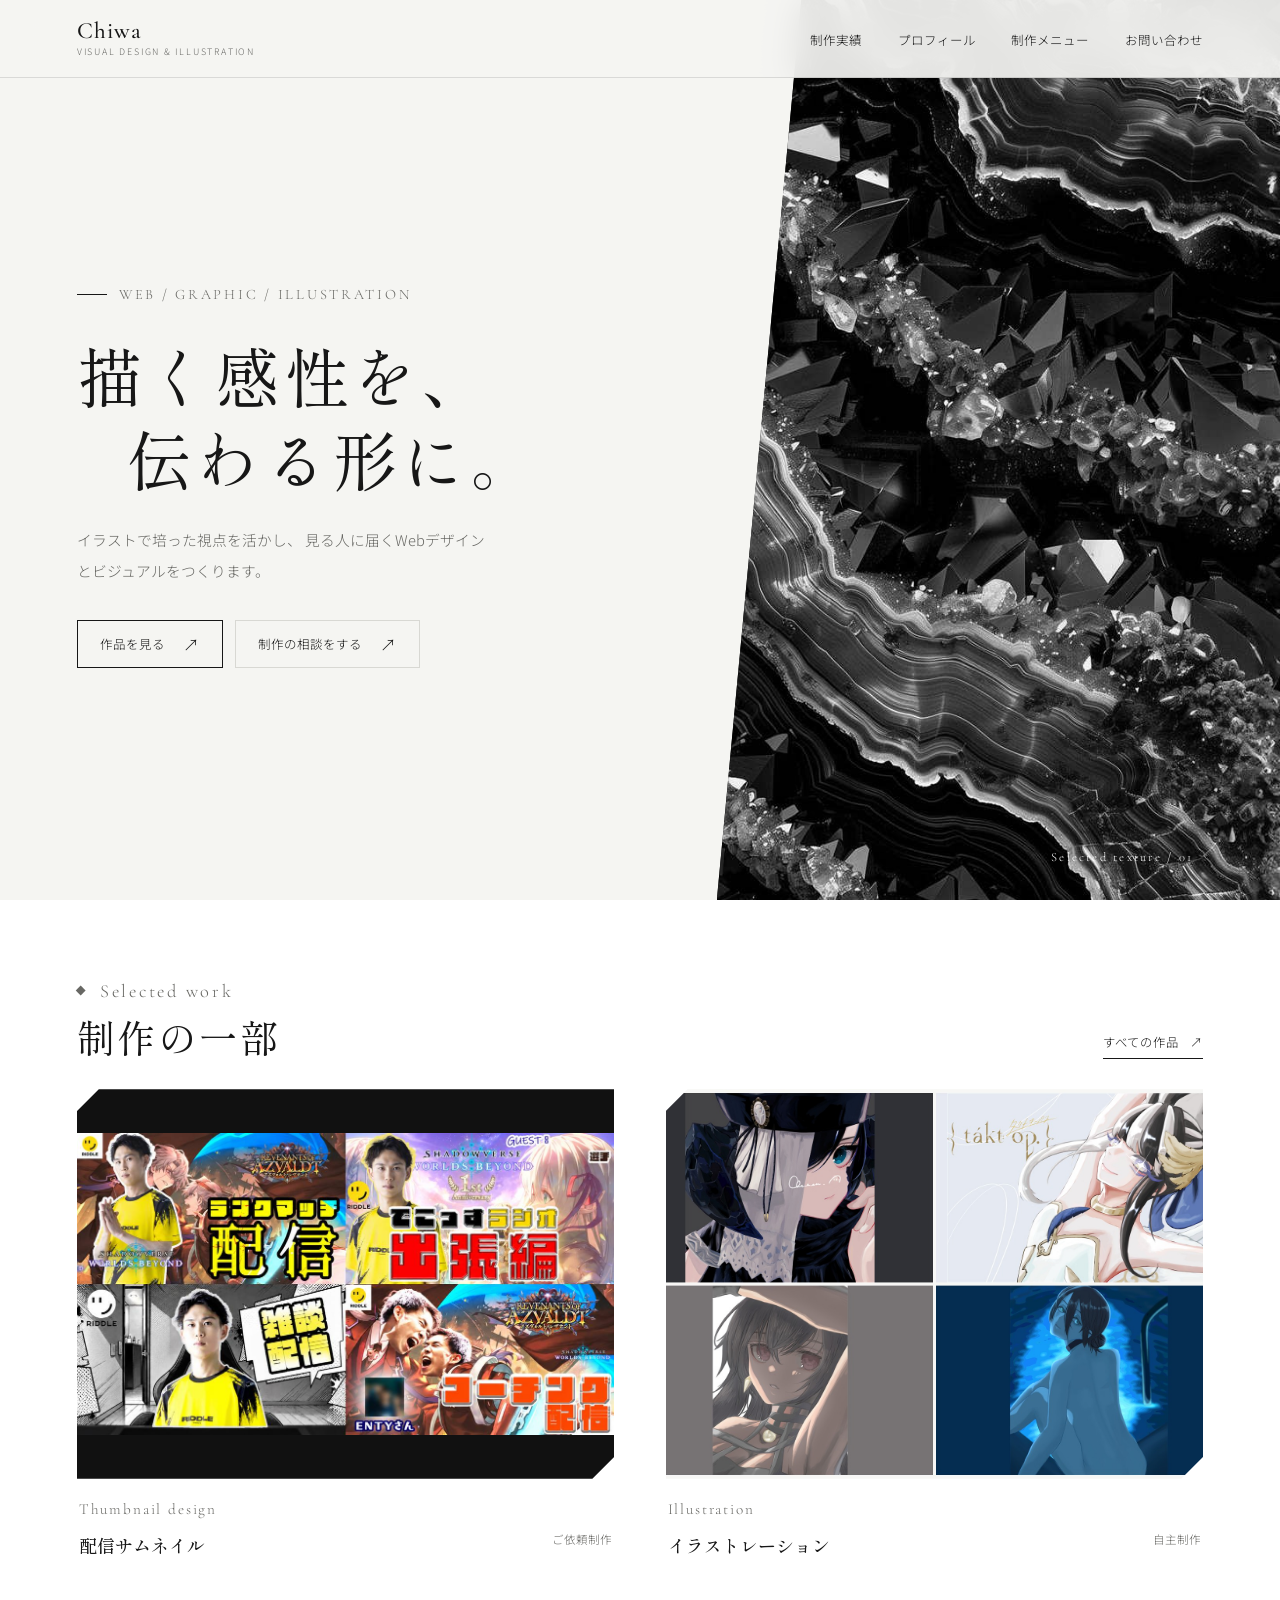
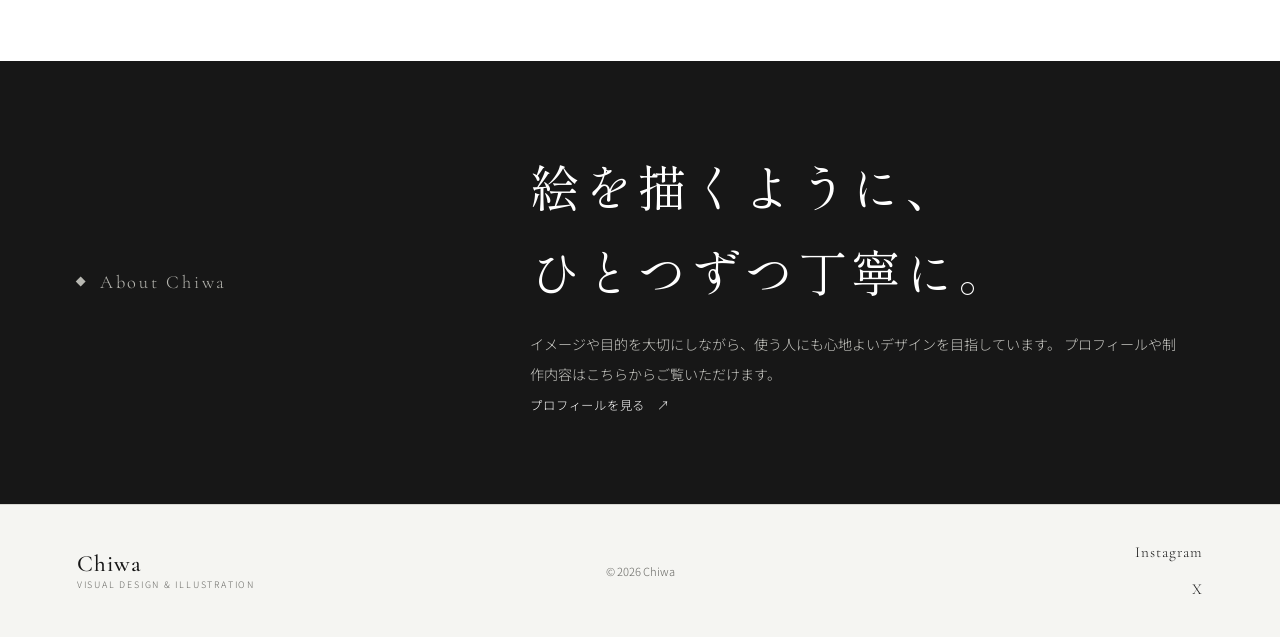
<file: index.html>
<!doctype html>
<html lang="ja">
<head>
  <meta charset="UTF-8">
  <meta name="viewport" content="width=device-width, initial-scale=1.0">
  <meta name="description" content="イラストの感性を活かしたWebデザインとビジュアル制作。Chiwaのポートフォリオです。">
  <title>Chiwa | Visual Design &amp; Illustration</title>
  <link rel="stylesheet" href="style.css?v=15">
</head>
<body>
  <header class="site-header">
    <a href="index.html" class="logo" aria-label="Chiwa トップページ">
      <span class="logo-main">Chiwa</span>
      <span class="logo-sub">Visual design &amp; illustration</span>
    </a>
    <nav aria-label="メインメニュー">
      <ul class="nav-links">
        <li><a href="works.html">制作実績</a></li>
        <li><a href="about.html">プロフィール</a></li>
        <li><a href="service.html">制作メニュー</a></li>
        <li><a href="contact.html">お問い合わせ</a></li>
      </ul>
    </nav>
    <button class="hamburger" id="hamburger" type="button" aria-label="メニュー" aria-expanded="false" aria-controls="mobile-nav">
      <span></span>
      <span></span>
      <span></span>
    </button>
  </header>

  <nav class="mobile-nav" id="mobile-nav" aria-label="スマートフォン用メニュー">
    <ul class="mobile-nav__list">
      <li><a href="works.html">制作実績</a></li>
      <li><a href="about.html">プロフィール</a></li>
      <li><a href="service.html">制作メニュー</a></li>
      <li><a href="contact.html">お問い合わせ</a></li>
    </ul>
  </nav>

  <main>
    <section id="hero">
      <div class="hero-layout">
        <div class="hero-copy-block">
          <p class="eyebrow">Web / Graphic / Illustration</p>
          <h1 class="hero-title">
            <span>描く感性を、</span>
            <span>伝わる形に。</span>
          </h1>
          <p class="hero-description">
            イラストで培った視点を活かし、
            見る人に届くWebデザインとビジュアルをつくります。
          </p>
          <div class="hero-actions">
            <a class="button" href="works.html">作品を見る</a>
            <a class="button button--light" href="contact.html">制作の相談をする</a>
          </div>
        </div>

        <figure class="hero-visual">
          <div class="hero-visual__cut">
            <img src="img/gem-web.jpg" alt="黒と白の鉱石の質感を写したビジュアル">
          </div>
          <figcaption>Selected texture / 01</figcaption>
        </figure>
      </div>
    </section>

    <section class="home-works">
      <div class="container">
        <div class="section-heading">
          <div>
            <p class="sec-label">Selected work</p>
            <h2 class="sec-title">制作の一部</h2>
          </div>
          <a class="section-link" href="works.html">すべての作品</a>
        </div>

        <div class="works-grid">
          <article class="work-item">
            <div class="work-thumb work-thumb--contain">
              <img src="img/Stylish_deko-web.jpg" alt="ゲーム配信向けYouTubeサムネイル">
            </div>
            <div class="work-info">
              <p class="work-cat">Thumbnail design</p>
              <h3 class="work-title">配信サムネイル</h3>
              <p class="work-meta">ご依頼制作</p>
            </div>
          </article>

          <article class="work-item">
            <div class="work-thumb">
              <img src="img/Illust.jpg" alt="オリジナルイラスト作品">
            </div>
            <div class="work-info">
              <p class="work-cat">Illustration</p>
              <h3 class="work-title">イラストレーション</h3>
              <p class="work-meta">自主制作</p>
            </div>
          </article>
        </div>
      </div>
    </section>

    <section class="home-note">
      <div class="container home-note__inner">
        <p class="sec-label">About Chiwa</p>
        <div>
          <h2 class="sec-title">絵を描くように、<br>ひとつずつ丁寧に。</h2>
          <p>
            イメージや目的を大切にしながら、使う人にも心地よいデザインを目指しています。
            プロフィールや制作内容はこちらからご覧いただけます。
          </p>
          <a class="section-link" href="about.html">プロフィールを見る</a>
        </div>
      </div>
    </section>
  </main>

  <footer class="site-footer">
    <a href="index.html" class="logo">
      <span class="logo-main">Chiwa</span>
      <span class="logo-sub">Visual design &amp; illustration</span>
    </a>
    <span class="footer-copy">© 2026 Chiwa</span>
    <div class="footer-links">
      <a href="https://www.instagram.com/Chiwa_design" target="_blank" rel="noopener noreferrer">Instagram</a>
      <a href="https://x.com/Chiwa_design" target="_blank" rel="noopener noreferrer">X</a>
    </div>
  </footer>

  <script src="main.js?v=15"></script>
</body>
</html>
</file>
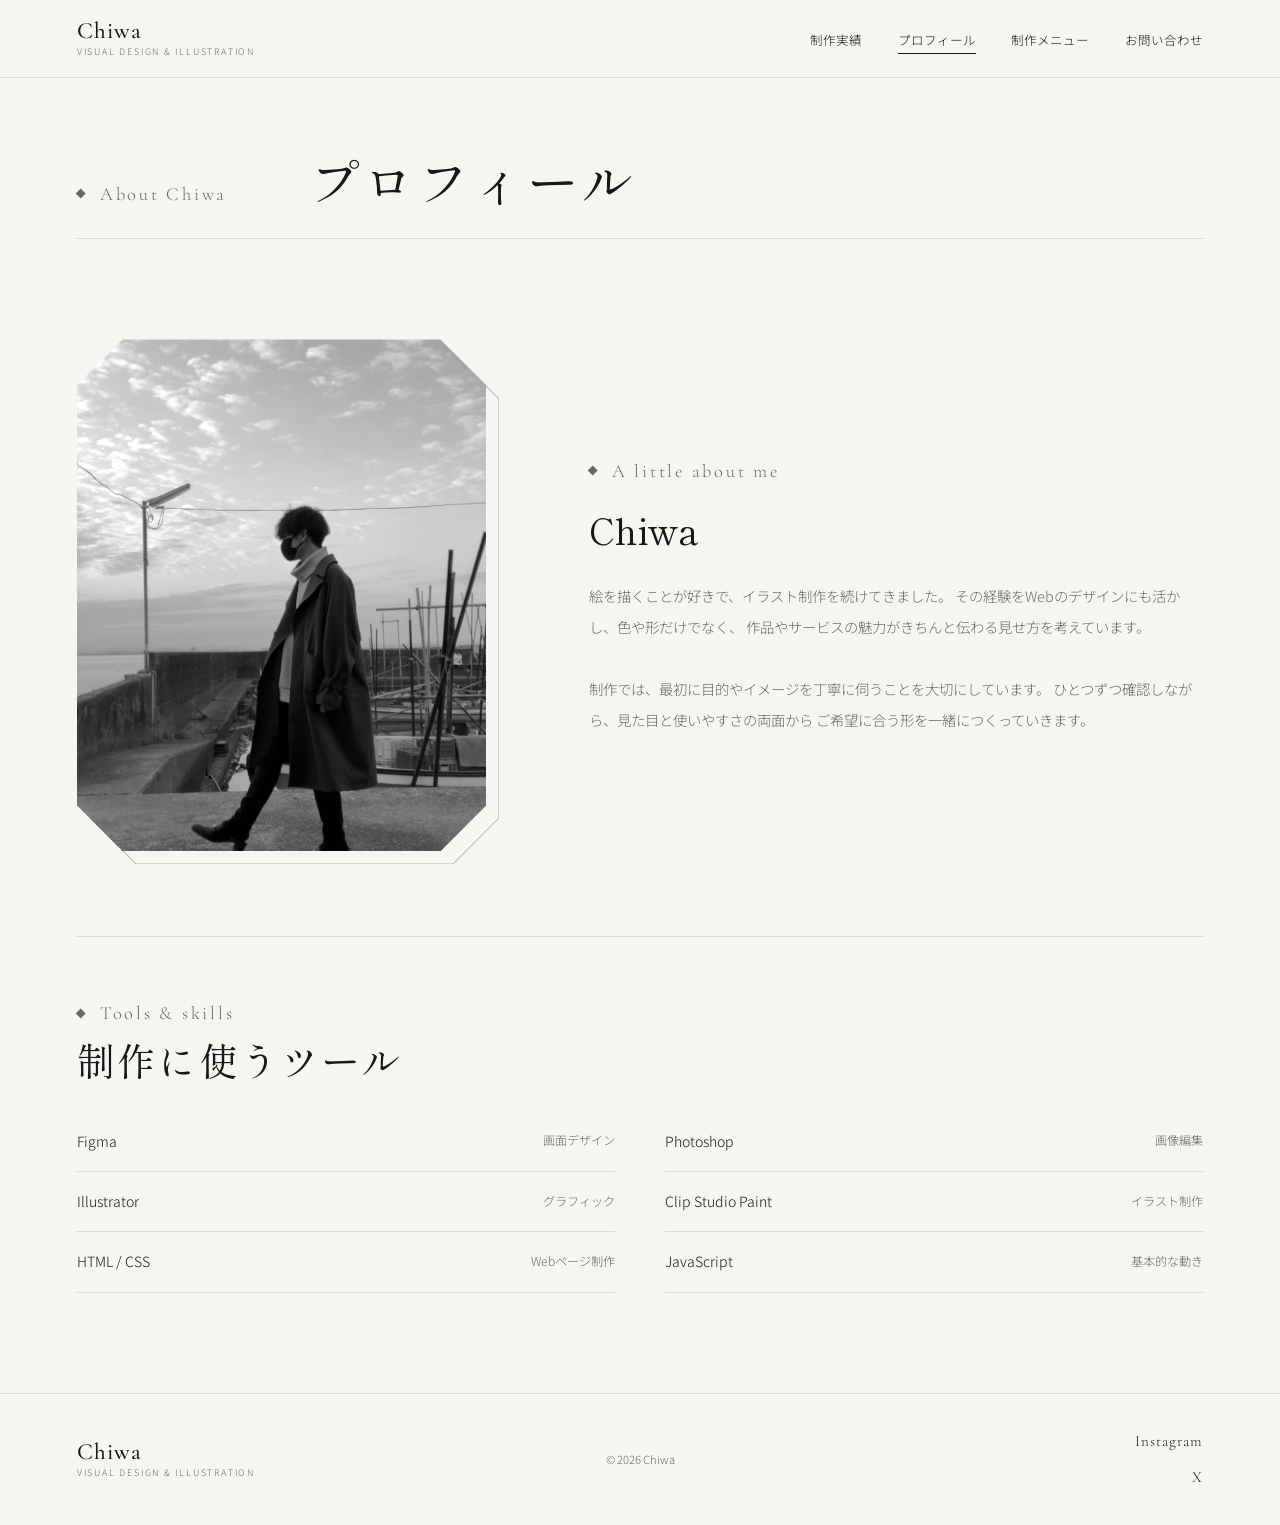
<file: about.html>
<!doctype html>
<html lang="ja">
<head>
  <meta charset="UTF-8">
  <meta name="viewport" content="width=device-width, initial-scale=1.0">
  <meta name="description" content="Chiwaのプロフィールと制作に使うツールをご紹介します。">
  <title>プロフィール | Chiwa</title>
  <link rel="stylesheet" href="style.css?v=15">
</head>
<body>
  <header class="site-header">
    <a href="index.html" class="logo" aria-label="Chiwa トップページ">
      <span class="logo-main">Chiwa</span>
      <span class="logo-sub">Visual design &amp; illustration</span>
    </a>
    <nav aria-label="メインメニュー">
      <ul class="nav-links">
        <li><a href="works.html">制作実績</a></li>
        <li><a href="about.html" aria-current="page">プロフィール</a></li>
        <li><a href="service.html">制作メニュー</a></li>
        <li><a href="contact.html">お問い合わせ</a></li>
      </ul>
    </nav>
    <button class="hamburger" id="hamburger" type="button" aria-label="メニュー" aria-expanded="false" aria-controls="mobile-nav">
      <span></span><span></span><span></span>
    </button>
  </header>

  <nav class="mobile-nav" id="mobile-nav" aria-label="スマートフォン用メニュー">
    <ul class="mobile-nav__list">
      <li><a href="works.html">制作実績</a></li>
      <li><a href="about.html">プロフィール</a></li>
      <li><a href="service.html">制作メニュー</a></li>
      <li><a href="contact.html">お問い合わせ</a></li>
    </ul>
  </nav>

  <main>
    <div class="page-hero">
      <div class="container">
        <p class="sec-label">About Chiwa</p>
        <h1 class="sec-title">プロフィール</h1>
      </div>
    </div>

    <section id="about">
      <div class="container">
        <div class="about-row">
          <figure class="about-portrait">
            <img src="img/Chiwa.jpg" alt="海辺を歩くChiwaの写真">
          </figure>

          <div class="about-row__content">
            <p class="sec-label">A little about me</p>
            <h2 class="about-name">Chiwa</h2>
            <p class="about-bio">
              絵を描くことが好きで、イラスト制作を続けてきました。
              その経験をWebのデザインにも活かし、色や形だけでなく、
              作品やサービスの魅力がきちんと伝わる見せ方を考えています。
              <br><br>
              制作では、最初に目的やイメージを丁寧に伺うことを大切にしています。
              ひとつずつ確認しながら、見た目と使いやすさの両面から
              ご希望に合う形を一緒につくっていきます。
            </p>
          </div>
        </div>

        <div class="skill-section">
          <div class="section-heading">
            <div>
              <p class="sec-label">Tools &amp; skills</p>
              <h2 class="sec-title">制作に使うツール</h2>
            </div>
          </div>

          <ul class="skill-list">
            <li><span class="skill-name-text">Figma</span><span class="skill-note">画面デザイン</span></li>
            <li><span class="skill-name-text">Photoshop</span><span class="skill-note">画像編集</span></li>
            <li><span class="skill-name-text">Illustrator</span><span class="skill-note">グラフィック</span></li>
            <li><span class="skill-name-text">Clip Studio Paint</span><span class="skill-note">イラスト制作</span></li>
            <li><span class="skill-name-text">HTML / CSS</span><span class="skill-note">Webページ制作</span></li>
            <li><span class="skill-name-text">JavaScript</span><span class="skill-note">基本的な動き</span></li>
          </ul>
        </div>
      </div>
    </section>
  </main>

  <footer class="site-footer">
    <a href="index.html" class="logo">
      <span class="logo-main">Chiwa</span>
      <span class="logo-sub">Visual design &amp; illustration</span>
    </a>
    <span class="footer-copy">© 2026 Chiwa</span>
    <div class="footer-links">
      <a href="https://www.instagram.com/Chiwa_design" target="_blank" rel="noopener noreferrer">Instagram</a>
      <a href="https://x.com/Chiwa_design" target="_blank" rel="noopener noreferrer">X</a>
    </div>
  </footer>

  <script src="main.js?v=15"></script>
</body>
</html>
</file>
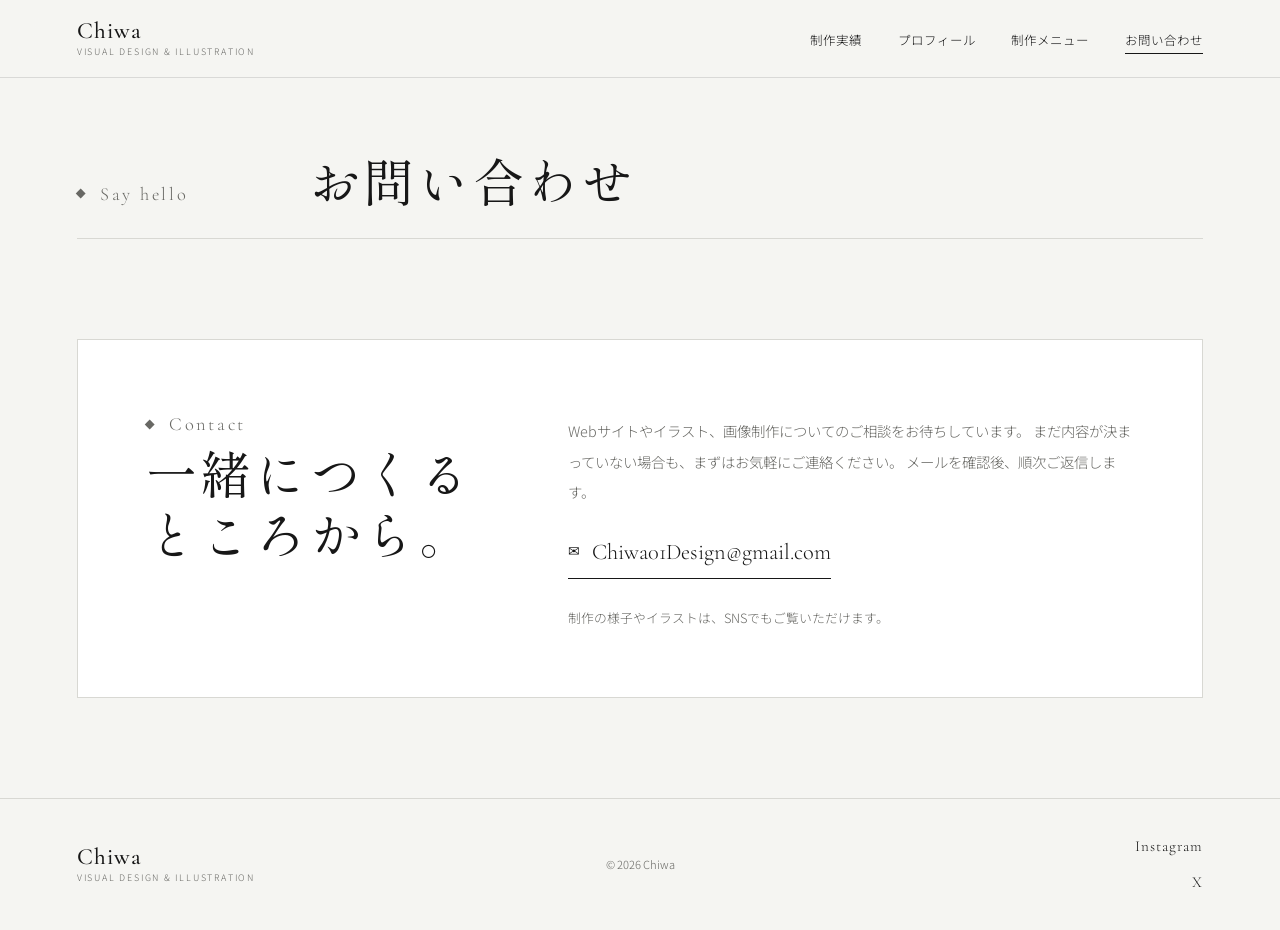
<file: contact.html>
<!doctype html>
<html lang="ja">
<head>
  <meta charset="UTF-8">
  <meta name="viewport" content="width=device-width, initial-scale=1.0">
  <meta name="description" content="ChiwaへのWebデザイン、イラスト制作のお問い合わせはこちらから。">
  <title>お問い合わせ | Chiwa</title>
  <link rel="stylesheet" href="style.css?v=15">
</head>
<body>
  <header class="site-header">
    <a href="index.html" class="logo" aria-label="Chiwa トップページ">
      <span class="logo-main">Chiwa</span>
      <span class="logo-sub">Visual design &amp; illustration</span>
    </a>
    <nav aria-label="メインメニュー">
      <ul class="nav-links">
        <li><a href="works.html">制作実績</a></li>
        <li><a href="about.html">プロフィール</a></li>
        <li><a href="service.html">制作メニュー</a></li>
        <li><a href="contact.html" aria-current="page">お問い合わせ</a></li>
      </ul>
    </nav>
    <button class="hamburger" id="hamburger" type="button" aria-label="メニュー" aria-expanded="false" aria-controls="mobile-nav">
      <span></span><span></span><span></span>
    </button>
  </header>

  <nav class="mobile-nav" id="mobile-nav" aria-label="スマートフォン用メニュー">
    <ul class="mobile-nav__list">
      <li><a href="works.html">制作実績</a></li>
      <li><a href="about.html">プロフィール</a></li>
      <li><a href="service.html">制作メニュー</a></li>
      <li><a href="contact.html">お問い合わせ</a></li>
    </ul>
  </nav>

  <main>
    <div class="page-hero">
      <div class="container">
        <p class="sec-label">Say hello</p>
        <h1 class="sec-title">お問い合わせ</h1>
      </div>
    </div>

    <section id="contact">
      <div class="container">
        <div class="contact-panel">
          <div>
            <p class="sec-label">Contact</p>
            <h2 class="sec-title">一緒につくるところから。</h2>
          </div>
          <div>
            <p class="contact-lead">
              Webサイトやイラスト、画像制作についてのご相談をお待ちしています。
              まだ内容が決まっていない場合も、まずはお気軽にご連絡ください。
              メールを確認後、順次ご返信します。
            </p>
            <a class="contact-email-link" href="mailto:Chiwa01Design@gmail.com">
              <span class="contact-email-icon" aria-hidden="true">✉</span>
              Chiwa01Design@gmail.com
            </a>
            <p class="contact-social-note">
              制作の様子やイラストは、SNSでもご覧いただけます。
            </p>
          </div>
        </div>
      </div>
    </section>
  </main>

  <footer class="site-footer">
    <a href="index.html" class="logo">
      <span class="logo-main">Chiwa</span>
      <span class="logo-sub">Visual design &amp; illustration</span>
    </a>
    <span class="footer-copy">© 2026 Chiwa</span>
    <div class="footer-links">
      <a href="https://www.instagram.com/Chiwa_design" target="_blank" rel="noopener noreferrer">Instagram</a>
      <a href="https://x.com/Chiwa_design" target="_blank" rel="noopener noreferrer">X</a>
    </div>
  </footer>

  <script src="main.js?v=15"></script>
</body>
</html>
</file>
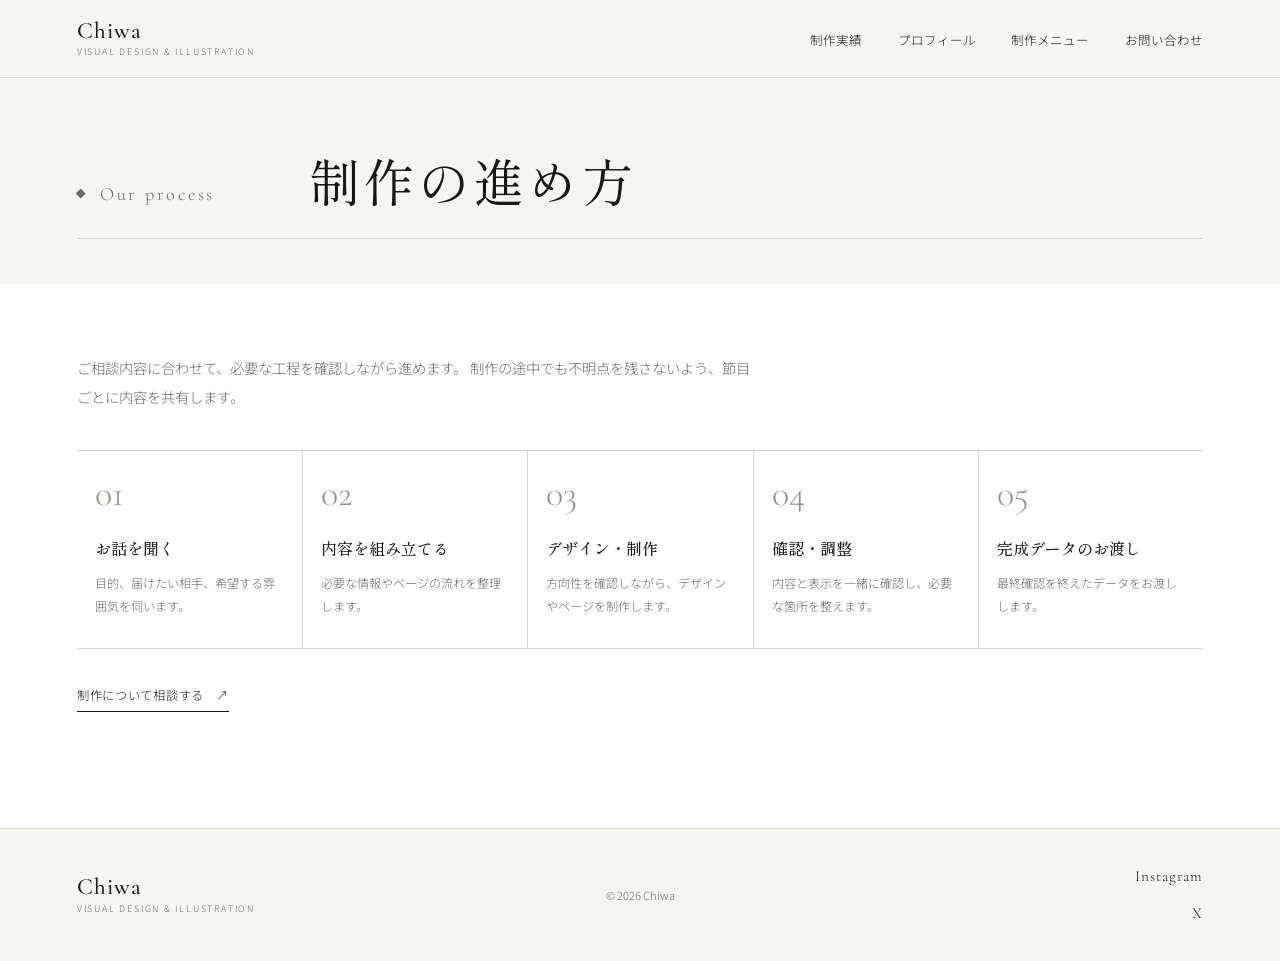
<file: flow.html>
<!doctype html>
<html lang="ja">
<head>
  <meta charset="UTF-8">
  <meta name="viewport" content="width=device-width, initial-scale=1.0">
  <meta name="description" content="ChiwaのWeb・ビジュアル制作の進め方をご紹介します。">
  <title>制作の進め方 | Chiwa</title>
  <link rel="stylesheet" href="style.css?v=15">
</head>
<body>
  <header class="site-header">
    <a href="index.html" class="logo" aria-label="Chiwa トップページ">
      <span class="logo-main">Chiwa</span>
      <span class="logo-sub">Visual design &amp; illustration</span>
    </a>
    <nav aria-label="メインメニュー">
      <ul class="nav-links">
        <li><a href="works.html">制作実績</a></li>
        <li><a href="about.html">プロフィール</a></li>
        <li><a href="service.html">制作メニュー</a></li>
        <li><a href="contact.html">お問い合わせ</a></li>
      </ul>
    </nav>
    <button class="hamburger" id="hamburger" type="button" aria-label="メニュー" aria-expanded="false" aria-controls="mobile-nav">
      <span></span><span></span><span></span>
    </button>
  </header>

  <nav class="mobile-nav" id="mobile-nav" aria-label="スマートフォン用メニュー">
    <ul class="mobile-nav__list">
      <li><a href="works.html">制作実績</a></li>
      <li><a href="about.html">プロフィール</a></li>
      <li><a href="service.html">制作メニュー</a></li>
      <li><a href="contact.html">お問い合わせ</a></li>
    </ul>
  </nav>

  <main>
    <div class="page-hero">
      <div class="container">
        <p class="sec-label">Our process</p>
        <h1 class="sec-title">制作の進め方</h1>
      </div>
    </div>

    <section id="flow">
      <div class="container">
        <p class="section-intro">
          ご相談内容に合わせて、必要な工程を確認しながら進めます。
          制作の途中でも不明点を残さないよう、節目ごとに内容を共有します。
        </p>

        <div class="flow-row">
          <article class="flow-step">
            <p class="flow-num">01</p>
            <h2 class="flow-title">お話を聞く</h2>
            <p class="flow-desc">目的、届けたい相手、希望する雰囲気を伺います。</p>
          </article>
          <article class="flow-step">
            <p class="flow-num">02</p>
            <h2 class="flow-title">内容を組み立てる</h2>
            <p class="flow-desc">必要な情報やページの流れを整理します。</p>
          </article>
          <article class="flow-step">
            <p class="flow-num">03</p>
            <h2 class="flow-title">デザイン・制作</h2>
            <p class="flow-desc">方向性を確認しながら、デザインやページを制作します。</p>
          </article>
          <article class="flow-step">
            <p class="flow-num">04</p>
            <h2 class="flow-title">確認・調整</h2>
            <p class="flow-desc">内容と表示を一緒に確認し、必要な箇所を整えます。</p>
          </article>
          <article class="flow-step">
            <p class="flow-num">05</p>
            <h2 class="flow-title">完成データのお渡し</h2>
            <p class="flow-desc">最終確認を終えたデータをお渡しします。</p>
          </article>
        </div>

        <p style="margin-top: 30px;">
          <a class="section-link" href="contact.html">制作について相談する</a>
        </p>
      </div>
    </section>
  </main>

  <footer class="site-footer">
    <a href="index.html" class="logo">
      <span class="logo-main">Chiwa</span>
      <span class="logo-sub">Visual design &amp; illustration</span>
    </a>
    <span class="footer-copy">© 2026 Chiwa</span>
    <div class="footer-links">
      <a href="https://www.instagram.com/Chiwa_design" target="_blank" rel="noopener noreferrer">Instagram</a>
      <a href="https://x.com/Chiwa_design" target="_blank" rel="noopener noreferrer">X</a>
    </div>
  </footer>

  <script src="main.js?v=15"></script>
</body>
</html>
</file>
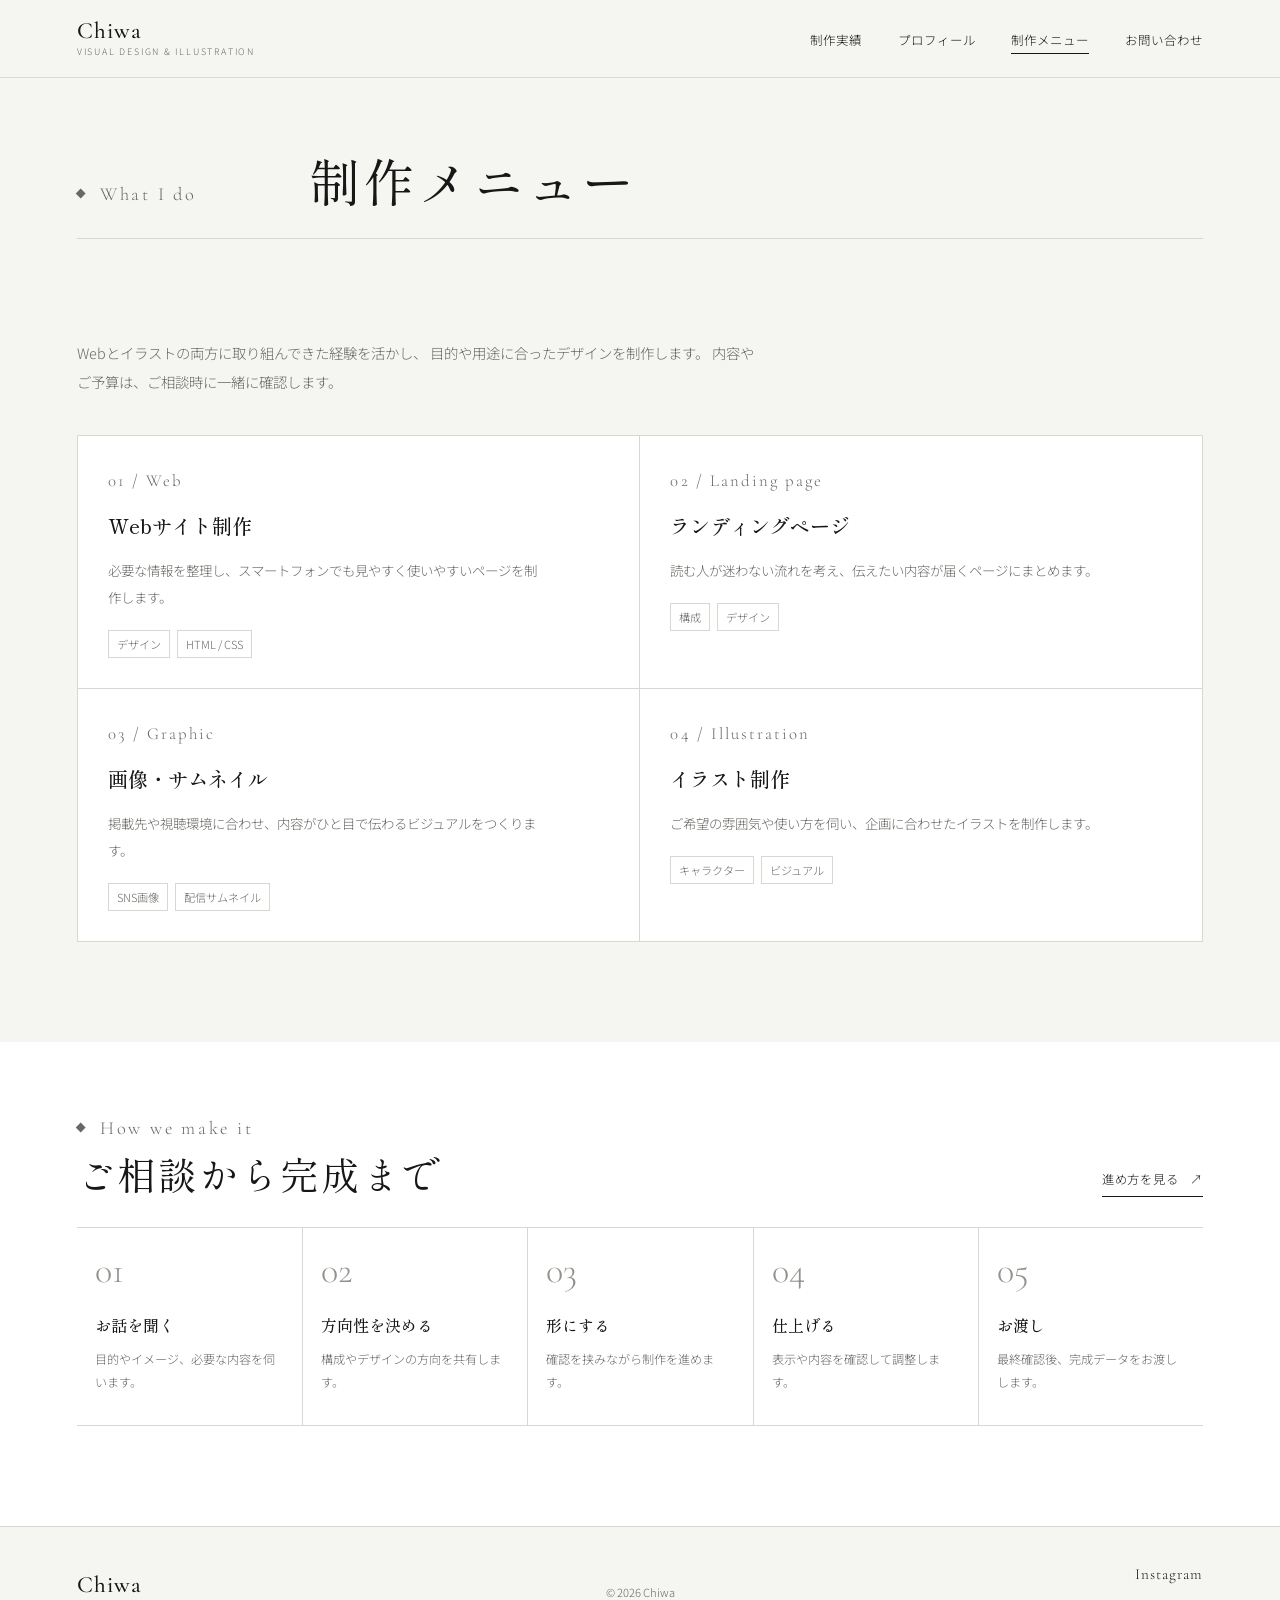
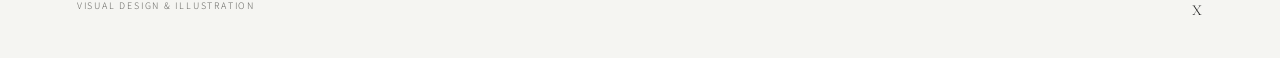
<file: service.html>
<!doctype html>
<html lang="ja">
<head>
  <meta charset="UTF-8">
  <meta name="viewport" content="width=device-width, initial-scale=1.0">
  <meta name="description" content="Chiwaが対応しているWebデザイン、画像、イラスト制作をご案内します。">
  <title>制作メニュー | Chiwa</title>
  <link rel="stylesheet" href="style.css?v=15">
</head>
<body>
  <header class="site-header">
    <a href="index.html" class="logo" aria-label="Chiwa トップページ">
      <span class="logo-main">Chiwa</span>
      <span class="logo-sub">Visual design &amp; illustration</span>
    </a>
    <nav aria-label="メインメニュー">
      <ul class="nav-links">
        <li><a href="works.html">制作実績</a></li>
        <li><a href="about.html">プロフィール</a></li>
        <li><a href="service.html" aria-current="page">制作メニュー</a></li>
        <li><a href="contact.html">お問い合わせ</a></li>
      </ul>
    </nav>
    <button class="hamburger" id="hamburger" type="button" aria-label="メニュー" aria-expanded="false" aria-controls="mobile-nav">
      <span></span><span></span><span></span>
    </button>
  </header>

  <nav class="mobile-nav" id="mobile-nav" aria-label="スマートフォン用メニュー">
    <ul class="mobile-nav__list">
      <li><a href="works.html">制作実績</a></li>
      <li><a href="about.html">プロフィール</a></li>
      <li><a href="service.html">制作メニュー</a></li>
      <li><a href="contact.html">お問い合わせ</a></li>
    </ul>
  </nav>

  <main>
    <div class="page-hero">
      <div class="container">
        <p class="sec-label">What I do</p>
        <h1 class="sec-title">制作メニュー</h1>
      </div>
    </div>

    <section id="service">
      <div class="container">
        <p class="section-intro">
          Webとイラストの両方に取り組んできた経験を活かし、
          目的や用途に合ったデザインを制作します。
          内容やご予算は、ご相談時に一緒に確認します。
        </p>

        <div class="service-grid">
          <article class="service-card">
            <p class="service-en">01 / Web</p>
            <h2 class="service-name">Webサイト制作</h2>
            <p class="service-desc">
              必要な情報を整理し、スマートフォンでも見やすく使いやすいページを制作します。
            </p>
            <div class="service-tags">
              <span class="stag">デザイン</span>
              <span class="stag">HTML / CSS</span>
            </div>
          </article>

          <article class="service-card">
            <p class="service-en">02 / Landing page</p>
            <h2 class="service-name">ランディングページ</h2>
            <p class="service-desc">
              読む人が迷わない流れを考え、伝えたい内容が届くページにまとめます。
            </p>
            <div class="service-tags">
              <span class="stag">構成</span>
              <span class="stag">デザイン</span>
            </div>
          </article>

          <article class="service-card">
            <p class="service-en">03 / Graphic</p>
            <h2 class="service-name">画像・サムネイル</h2>
            <p class="service-desc">
              掲載先や視聴環境に合わせ、内容がひと目で伝わるビジュアルをつくります。
            </p>
            <div class="service-tags">
              <span class="stag">SNS画像</span>
              <span class="stag">配信サムネイル</span>
            </div>
          </article>

          <article class="service-card">
            <p class="service-en">04 / Illustration</p>
            <h2 class="service-name">イラスト制作</h2>
            <p class="service-desc">
              ご希望の雰囲気や使い方を伺い、企画に合わせたイラストを制作します。
            </p>
            <div class="service-tags">
              <span class="stag">キャラクター</span>
              <span class="stag">ビジュアル</span>
            </div>
          </article>
        </div>
      </div>
    </section>

    <section id="flow">
      <div class="container">
        <div class="section-heading">
          <div>
            <p class="sec-label">How we make it</p>
            <h2 class="sec-title">ご相談から完成まで</h2>
          </div>
          <a class="section-link" href="flow.html">進め方を見る</a>
        </div>

        <div class="flow-row">
          <article class="flow-step">
            <p class="flow-num">01</p>
            <h3 class="flow-title">お話を聞く</h3>
            <p class="flow-desc">目的やイメージ、必要な内容を伺います。</p>
          </article>
          <article class="flow-step">
            <p class="flow-num">02</p>
            <h3 class="flow-title">方向性を決める</h3>
            <p class="flow-desc">構成やデザインの方向を共有します。</p>
          </article>
          <article class="flow-step">
            <p class="flow-num">03</p>
            <h3 class="flow-title">形にする</h3>
            <p class="flow-desc">確認を挟みながら制作を進めます。</p>
          </article>
          <article class="flow-step">
            <p class="flow-num">04</p>
            <h3 class="flow-title">仕上げる</h3>
            <p class="flow-desc">表示や内容を確認して調整します。</p>
          </article>
          <article class="flow-step">
            <p class="flow-num">05</p>
            <h3 class="flow-title">お渡し</h3>
            <p class="flow-desc">最終確認後、完成データをお渡しします。</p>
          </article>
        </div>
      </div>
    </section>
  </main>

  <footer class="site-footer">
    <a href="index.html" class="logo">
      <span class="logo-main">Chiwa</span>
      <span class="logo-sub">Visual design &amp; illustration</span>
    </a>
    <span class="footer-copy">© 2026 Chiwa</span>
    <div class="footer-links">
      <a href="https://www.instagram.com/Chiwa_design" target="_blank" rel="noopener noreferrer">Instagram</a>
      <a href="https://x.com/Chiwa_design" target="_blank" rel="noopener noreferrer">X</a>
    </div>
  </footer>

  <script src="main.js?v=15"></script>
</body>
</html>
</file>
<file: style.css>
@import url('https://fonts.googleapis.com/css2?family=Cormorant+Garamond:wght@400;500;600&family=Noto+Sans+JP:wght@300;400;500;600&family=Shippori+Mincho:wght@400;500;600&display=swap');

:root {
  --paper: #f5f5f2;
  --white: #fff;
  --ink: #171717;
  --muted: #686864;
  --line: #d8d8d3;
  --soft: #e9e9e4;
  --display: 'Shippori Mincho', serif;
  --body: 'Noto Sans JP', sans-serif;
  --serif: 'Cormorant Garamond', serif;
  --page-width: 1180px;
  --ease: cubic-bezier(.2, .7, .2, 1);
}

*,
*::before,
*::after {
  box-sizing: border-box;
}

html {
  scroll-behavior: smooth;
}

body {
  margin: 0;
  overflow-x: hidden;
  color: var(--ink);
  background: var(--paper);
  font-family: var(--body);
  font-weight: 300;
  line-height: 1.8;
}

body.is-loading {
  overflow: hidden;
}

a {
  color: inherit;
  text-decoration: none;
}

img {
  display: block;
  max-width: 100%;
  height: auto;
}

ul {
  margin: 0;
  padding: 0;
  list-style: none;
}

button {
  font: inherit;
}

.container {
  width: min(var(--page-width), calc(100% - 12vw));
  margin-inline: auto;
}

section {
  padding: 55px 0 100px;
}


/* ----------------------------------------
   ヘッダー
---------------------------------------- */

.site-header {
  position: fixed;
  z-index: 100;
  inset: 0 0 auto;
  display: flex;
  align-items: center;
  justify-content: space-between;
  min-height: 78px;
  padding: 0 6vw;
  border-bottom: 1px solid rgba(23, 23, 23, 0.12);
  background: rgba(245, 245, 242, 0.92);
  backdrop-filter: blur(16px);
}

/* スクロール量に合わせて伸びる線 */
.site-header::after {
  position: absolute;
  right: 0;
  bottom: -1px;
  left: 0;
  height: 1px;
  background: var(--ink);
  content: '';
  transform: scaleX(var(--scroll, 0));
  transform-origin: left;
}

.logo {
  display: inline-flex;
  flex-direction: column;
  line-height: 1;
  white-space: nowrap;
}

.logo-main {
  font-family: var(--serif);
  font-size: 1.45rem;
  font-weight: 500;
  letter-spacing: 0.04em;
}

.logo-sub {
  margin-top: 5px;
  color: var(--muted);
  font-size: 0.56rem;
  letter-spacing: 0.2em;
  text-transform: uppercase;
}

.nav-links {
  display: flex;
  align-items: center;
  gap: clamp(18px, 2.8vw, 38px);
}

.nav-links a {
  position: relative;
  padding: 8px 0;
  font-size: 0.78rem;
  letter-spacing: 0.08em;
}

.nav-links a::after {
  position: absolute;
  right: 0;
  bottom: 3px;
  left: 0;
  height: 1px;
  background: currentColor;
  content: '';
  transform: scaleX(0);
  transform-origin: right;
  transition: transform 220ms ease;
}

.nav-links a:hover::after,
.nav-links a[aria-current="page"]::after {
  transform: scaleX(1);
  transform-origin: left;
}


/* ----------------------------------------
   スマホ用メニュー
---------------------------------------- */

.hamburger {
  display: none;
  width: 44px;
  height: 44px;
  padding: 10px;
  border: 1px solid var(--line);
  border-radius: 50%;
  background: transparent;
  cursor: pointer;
}

.hamburger span {
  display: block;
  width: 100%;
  height: 1px;
  margin: 5px 0;
  background: var(--ink);
  transition: transform 220ms ease, opacity 220ms ease;
}

.hamburger.is-open span:first-child {
  transform: translateY(6px) rotate(45deg);
}

.hamburger.is-open span:nth-child(2) {
  opacity: 0;
}

.hamburger.is-open span:last-child {
  transform: translateY(-6px) rotate(-45deg);
}

.mobile-nav {
  position: fixed;
  z-index: 99;
  inset: 78px 0 0;
  display: none;
  align-items: center;
  justify-content: center;
  background: rgba(245, 245, 242, 0.98);
}

.mobile-nav.is-open {
  display: flex;
}

.mobile-nav__list {
  width: min(82%, 440px);
}

.mobile-nav__list li {
  border-top: 1px solid var(--line);
}

.mobile-nav__list li:last-child {
  border-bottom: 1px solid var(--line);
}

.mobile-nav__list a {
  display: block;
  padding: 16px 4px;
  font-family: var(--display);
  font-size: 1.35rem;
}


/* ----------------------------------------
   ローディング
---------------------------------------- */

.site-loader {
  position: fixed;
  z-index: 10000;
  inset: 0;
  display: grid;
  place-items: center;
  color: var(--paper);
  background: #111;
  transition: opacity 700ms ease, visibility 700ms ease;
}

.site-loader.is-leaving {
  opacity: 0;
  visibility: hidden;
  pointer-events: none;
}

.site-loader__inner {
  display: grid;
  justify-items: center;
  gap: 18px;
}

.site-loader__label {
  margin: 0;
  font-family: var(--serif);
  font-size: 0.8rem;
  letter-spacing: 0.32em;
  text-indent: 0.32em;
}

.site-loader__track {
  width: 120px;
  height: 1px;
  overflow: hidden;
  background: #3c3c3c;
}

.site-loader__track::after {
  display: block;
  width: 45%;
  height: 100%;
  background: var(--paper);
  content: '';
  animation: loader-line 1.25s ease-in-out infinite;
}


/* ----------------------------------------
   TOP：ヒーロー
---------------------------------------- */

#hero {
  display: grid;
  padding: 0;
  overflow: hidden;
  background: var(--paper);
}

/* 写真は元データ（640×1138px）より大きく引き伸ばさない幅にしている */
.hero-layout {
  display: grid;
  grid-template-columns: minmax(0, 1fr) min(44vw, 620px);
}

.hero-copy-block {
  position: relative;
  z-index: 2;
  align-self: center;
  padding: 130px 3vw 80px 6vw;
}

.eyebrow {
  display: flex;
  align-items: center;
  gap: 12px;
  margin: 0 0 25px;
  color: var(--muted);
  font-family: var(--serif);
  font-size: 0.9rem;
  letter-spacing: 0.19em;
  text-transform: uppercase;
}

.eyebrow::before {
  width: 30px;
  height: 1px;
  background: var(--ink);
  content: '';
}

.hero-title {
  position: relative;
  margin: 0;
  font-family: var(--display);
  font-size: clamp(3rem, 5.1vw, 5.4rem);
  font-weight: 400;
  letter-spacing: 0.06em;
  line-height: 1.28;
}

.hero-title span {
  display: block;
  white-space: nowrap;
}

.hero-title span:nth-child(2) {
  padding-left: 0.75em;
}

/* 文字の上を光が通る */
@supports ((-webkit-background-clip: text) or (background-clip: text)) {
  .hero-title span {
    color: transparent;
    background: linear-gradient(105deg, var(--ink) 40%, #8e8e88 46%, #f1f1ec 50%, #8e8e88 54%, var(--ink) 60%) 100% 0 / 300% 100%;
    -webkit-background-clip: text;
    background-clip: text;
    animation: shine 7s ease-in-out 1.6s infinite;
  }

  .hero-title span:nth-child(2) {
    animation-delay: 1.85s;
  }
}

/* 見出しのそばでまたたく星 */
.hero-title::before,
.hero-title::after {
  position: absolute;
  width: 0.3em;
  height: 0.3em;
  background: var(--ink);
  content: '';
  opacity: 0;
  clip-path: polygon(50% 0, 57% 43%, 100% 50%, 57% 57%, 50% 100%, 43% 57%, 0 50%, 43% 43%);
  animation: sparkle 7s ease-in-out 1.6s infinite;
}

.hero-title::before {
  top: -0.12em;
  left: 5.9em;
}

.hero-title::after {
  bottom: 0.02em;
  left: 0.2em;
  width: 0.2em;
  height: 0.2em;
  animation-delay: 2.5s;
}

.hero-description {
  max-width: 420px;
  margin: 25px 0 0;
  color: var(--muted);
  font-size: 0.92rem;
  line-height: 2.1;
}

.hero-actions {
  display: flex;
  flex-wrap: wrap;
  gap: 12px;
  margin-top: 34px;
}

.hero-visual {
  position: relative;
  height: clamp(640px, 100svh, 1100px);
  margin: 0;
}

/* 写真の左辺を斜めにカット */
.hero-visual__cut {
  position: relative;
  z-index: 1;
  height: 100%;
  overflow: hidden;
  background: #191919;
  clip-path: polygon(15% 0, 100% 0, 100% 100%, 0 100%);
}

.hero-visual__cut::after {
  position: absolute;
  inset: 0;
  background: linear-gradient(112deg, transparent 34%, rgba(255, 255, 255, 0.16) 49%, transparent 62%);
  content: '';
  pointer-events: none;
  transform: translateX(-130%);
  animation: photo-sheen 11s ease-in-out infinite;
}

.hero-visual img {
  width: 100%;
  height: 100%;
  object-fit: cover;
  object-position: center 48%;
  filter: grayscale(100%);
}

.hero-visual figcaption {
  position: absolute;
  z-index: 2;
  right: 6vw;
  bottom: 26px;
  padding: 6px 10px;
  color: var(--white);
  font-family: var(--serif);
  font-size: 0.78rem;
  letter-spacing: 0.18em;
}


/* ----------------------------------------
   ボタン・リンク
---------------------------------------- */

.button {
  display: inline-flex;
  min-height: 48px;
  align-items: center;
  justify-content: center;
  gap: 18px;
  padding: 0 22px;
  border: 1px solid var(--ink);
  background: linear-gradient(var(--ink), var(--ink)) no-repeat left / 0 100%;
  font-size: 0.78rem;
  letter-spacing: 0.08em;
  transition: background-size 420ms var(--ease), color 300ms ease, border-color 300ms ease;
}

.button::after {
  content: '↗';
  font-size: 1rem;
}

.button:hover,
.button:focus-visible {
  border-color: var(--ink);
  color: var(--white);
  background-size: 100% 100%;
}

.button--light {
  border-color: var(--line);
}

.section-link {
  display: inline-flex;
  align-items: center;
  gap: 12px;
  padding-bottom: 5px;
  border-bottom: 1px solid var(--ink);
  font-size: 0.77rem;
  letter-spacing: 0.06em;
}

.section-link::after {
  content: '↗';
}

.button::after,
.section-link::after {
  transition: transform 300ms var(--ease);
}

.button:hover::after,
.section-link:hover::after {
  transform: translate(3px, -3px);
}


/* ----------------------------------------
   見出しまわり
---------------------------------------- */

.page-hero {
  padding: 150px 0 45px;
}

.page-hero .container {
  display: grid;
  grid-template-columns: 210px 1fr;
  align-items: end;
  gap: 22px;
  padding-bottom: 27px;
  border-bottom: 1px solid var(--line);
}

.sec-label {
  margin: 0;
  color: var(--muted);
  font-family: var(--serif);
  font-size: 1.15rem;
  letter-spacing: 0.15em;
}

.sec-label::before {
  display: inline-block;
  width: 0.4em;
  height: 0.4em;
  margin-right: 0.85em;
  background: currentColor;
  content: '';
  vertical-align: 0.14em;
  transform: rotate(45deg);
  animation: twinkle 6s ease-in-out infinite;
}

.sec-title {
  margin: 0;
  font-family: var(--display);
  font-size: clamp(2rem, 4vw, 3.2rem);
  font-weight: 400;
  letter-spacing: 0.07em;
  line-height: 1.2;
}

.section-intro {
  max-width: 680px;
  margin: 0 0 38px;
  color: var(--muted);
  font-size: 0.9rem;
  line-height: 2;
}

.section-heading {
  display: flex;
  align-items: end;
  justify-content: space-between;
  gap: 25px;
  margin-bottom: 30px;
}

.section-heading .sec-title {
  font-size: clamp(1.8rem, 3vw, 2.6rem);
}

.section-heading .sec-label {
  margin-bottom: 5px;
}


/* ----------------------------------------
   作品
---------------------------------------- */

.home-works {
  padding-top: 75px;
  background: var(--white);
}

.works-grid {
  display: grid;
  grid-template-columns: repeat(2, minmax(0, 1fr));
  gap: clamp(24px, 4vw, 56px);
}

.work-item {
  min-width: 0;
}

/* 対角の角を落としたサムネイル */
.work-thumb {
  position: relative;
  display: block;
  overflow: hidden;
  aspect-ratio: 1.38 / 1;
  background: var(--soft);
  clip-path: polygon(22px 0, 100% 0, 100% calc(100% - 22px), calc(100% - 22px) 100%, 0 100%, 0 22px);
}

.work-thumb::after {
  position: absolute;
  inset: 0;
  background: linear-gradient(112deg, transparent 38%, rgba(255, 255, 255, 0.34) 50%, transparent 62%);
  content: '';
  pointer-events: none;
  transform: translateX(-120%);
}

.work-thumb img {
  width: 100%;
  height: 100%;
  object-fit: cover;
  transition: transform 900ms var(--ease), filter 500ms ease;
}

.work-thumb--contain img {
  object-fit: contain;
  background: #111;
}

.work-item:hover .work-thumb img,
.trio-site:hover .work-thumb img {
  transform: scale(1.035);
}

.work-item:hover .work-thumb::after,
.trio-site:hover .work-thumb::after {
  transform: translateX(120%);
  transition: transform 900ms var(--ease);
}

.work-info {
  display: grid;
  grid-template-columns: 1fr auto;
  align-items: start;
  gap: 6px 16px;
  padding: 17px 2px 0;
}

.work-cat {
  grid-column: 1 / -1;
  margin: 0;
  color: var(--muted);
  font-family: var(--serif);
  font-size: 0.95rem;
  letter-spacing: 0.12em;
}

.work-title {
  margin: 0;
  font-family: var(--display);
  font-size: 1.12rem;
  font-weight: 500;
}

.work-meta {
  margin: 0;
  color: var(--muted);
  font-size: 0.72rem;
  text-align: right;
}

.work-note {
  grid-column: 1 / -1;
  margin: 6px 0 0;
  color: var(--muted);
  font-size: 0.76rem;
  line-height: 1.9;
}


/* ----------------------------------------
   作品：千輪（3サイトを1枚にまとめたカード）
---------------------------------------- */

#senrin-concepts {
  scroll-margin-top: 110px;
}

.work-thumb--trio {
  display: grid;
  grid-template-columns: repeat(3, minmax(0, 1fr));
  gap: 3px;
  width: 100%;
  padding: 0;
  border: 0;
  color: inherit;
  background: var(--white);
  cursor: pointer;
}

.work-thumb--trio img {
  min-width: 0;
  filter: grayscale(100%);
}

.work-item--trio:hover .work-thumb--trio img,
.work-thumb--trio[aria-expanded="true"] img {
  filter: grayscale(0%);
}

.trio-hint {
  position: absolute;
  z-index: 1;
  right: 0;
  bottom: 0;
  left: 0;
  display: flex;
  align-items: center;
  justify-content: space-between;
  padding: 44px 30px 14px 16px;
  color: var(--white);
  background: linear-gradient(transparent, rgba(0, 0, 0, 0.66));
  font-family: var(--serif);
  font-size: 0.9rem;
  letter-spacing: 0.14em;
}

.trio-hint::after {
  content: '＋';
  font-size: 1rem;
  transition: transform 500ms var(--ease);
}

.work-thumb--trio[aria-expanded="true"] .trio-hint::after {
  transform: rotate(135deg);
}

/* ひらく部分 */
.trio-sites {
  display: grid;
  grid-column: 1 / -1;
  grid-template-rows: 0fr;
  margin-top: calc(clamp(24px, 4vw, 56px) * -1);
  transition: grid-template-rows 800ms var(--ease), margin-top 800ms var(--ease);
}

.trio-sites.is-open {
  grid-template-rows: 1fr;
  margin-top: 0;
}

.trio-sites__inner {
  display: grid;
  grid-template-columns: repeat(3, minmax(0, 1fr));
  gap: clamp(18px, 2.6vw, 34px);
  min-height: 0;
  overflow: hidden;
  visibility: hidden;
  transition: visibility 0s 800ms;
}

.trio-sites.is-open .trio-sites__inner {
  visibility: visible;
  transition-delay: 0s;
}

.trio-site {
  display: block;
  padding-top: 26px;
  border-top: 1px solid var(--line);
  opacity: 0;
  transform: translateY(18px);
  transition: opacity 600ms ease, transform 800ms var(--ease);
}

.trio-sites.is-open .trio-site {
  opacity: 1;
  transform: none;
}

.trio-sites.is-open .trio-site:nth-child(2) {
  transition-delay: 110ms;
}

.trio-sites.is-open .trio-site:nth-child(3) {
  transition-delay: 220ms;
}

.trio-site .work-cat {
  margin-top: 15px;
}

.trio-site .work-title {
  margin-top: 4px;
}

.trio-site__link {
  display: inline-block;
  margin-top: 8px;
  color: var(--muted);
  font-size: 0.72rem;
  text-decoration: underline;
  text-underline-offset: 4px;
}

.trio-site:hover .trio-site__link {
  color: var(--ink);
}


/* ----------------------------------------
   TOP：About の帯
---------------------------------------- */

.home-note {
  padding: 82px 0;
  color: var(--white);
  background: var(--ink);
}

.home-note__inner {
  display: grid;
  grid-template-columns: 0.75fr 1.25fr;
  align-items: center;
  gap: 50px;
}

.home-note .sec-label {
  color: #b8b8b2;
}

.home-note .sec-title {
  max-width: 670px;
  font-size: clamp(1.8rem, 4vw, 3.1rem);
  line-height: 1.7;
}

.home-note__inner > div > p {
  max-width: 650px;
  margin: 18px 0 0;
  color: #c6c6c1;
  font-size: 0.88rem;
  line-height: 2.1;
}


/* ----------------------------------------
   プロフィール
---------------------------------------- */

.about-row {
  display: grid;
  grid-template-columns: minmax(260px, 0.8fr) 1.2fr;
  align-items: center;
  gap: clamp(35px, 8vw, 105px);
  margin-bottom: 85px;
}

/* 四隅を落とした写真と、同じ形の枠線 */
.about-portrait {
  --cut: clamp(26px, 3.6vw, 52px);
  position: relative;
  margin: 0;
}

.about-portrait img {
  position: relative;
  z-index: 1;
  width: 100%;
  aspect-ratio: 4 / 5;
  object-fit: cover;
  object-position: center 54%;
  filter: grayscale(100%);
  clip-path: polygon(
    var(--cut) 0, calc(100% - var(--cut)) 0, 100% var(--cut), 100% calc(100% - var(--cut)),
    calc(100% - var(--cut)) 100%, var(--cut) 100%, 0 calc(100% - var(--cut)), 0 var(--cut));
}

.about-portrait::after {
  position: absolute;
  inset: 13px -13px -13px 13px;
  background: #b4b4ad;
  content: '';
  pointer-events: none;
  clip-path: polygon(evenodd,
    var(--cut) 0, calc(100% - var(--cut)) 0, 100% var(--cut), 100% calc(100% - var(--cut)),
    calc(100% - var(--cut)) 100%, var(--cut) 100%, 0 calc(100% - var(--cut)), 0 var(--cut), var(--cut) 0,
    calc(var(--cut) + .4px) 1px, 1px calc(var(--cut) + .4px), 1px calc(100% - var(--cut) - .4px),
    calc(var(--cut) + .4px) calc(100% - 1px), calc(100% - var(--cut) - .4px) calc(100% - 1px),
    calc(100% - 1px) calc(100% - var(--cut) - .4px), calc(100% - 1px) calc(var(--cut) + .4px),
    calc(100% - var(--cut) - .4px) 1px, calc(var(--cut) + .4px) 1px);
}

.about-name {
  margin: 8px 0 18px;
  font-family: var(--display);
  font-size: 2.3rem;
  font-weight: 400;
}

.about-bio {
  margin: 0;
  color: var(--muted);
  font-size: 0.9rem;
  line-height: 2.15;
}

.skill-section {
  padding: 60px 0 0;
  border-top: 1px solid var(--line);
}

.skill-list {
  display: grid;
  grid-template-columns: repeat(2, minmax(0, 1fr));
  column-gap: 50px;
}

.skill-list li {
  display: flex;
  align-items: center;
  justify-content: space-between;
  gap: 18px;
  padding: 17px 0;
  border-bottom: 1px solid var(--line);
}

.skill-name-text {
  font-size: 0.88rem;
}

.skill-note {
  color: var(--muted);
  font-size: 0.76rem;
}


/* ----------------------------------------
   制作メニュー・進め方
---------------------------------------- */

.service-grid {
  display: grid;
  grid-template-columns: repeat(2, minmax(0, 1fr));
  border-top: 1px solid var(--line);
  border-left: 1px solid var(--line);
}

.service-card {
  position: relative;
  min-height: 250px;
  padding: 30px;
  border-right: 1px solid var(--line);
  border-bottom: 1px solid var(--line);
  background: var(--white);
  transition: background 220ms ease;
}

.service-card::after {
  position: absolute;
  top: 26px;
  right: 26px;
  width: 7px;
  height: 7px;
  background: var(--ink);
  content: '';
  opacity: 0;
  transform: rotate(45deg) scale(0.4);
  transition: opacity 300ms ease, transform 500ms var(--ease);
}

.service-card:hover {
  background: #eeeeea;
}

.service-card:hover::after {
  opacity: 1;
  transform: rotate(225deg) scale(1);
}

.service-en {
  margin: 0 0 12px;
  color: var(--muted);
  font-family: var(--serif);
  font-size: 1.05rem;
  letter-spacing: 0.12em;
}

.service-name {
  margin: 0 0 13px;
  font-family: var(--display);
  font-size: 1.25rem;
  font-weight: 500;
}

.service-desc {
  max-width: 430px;
  margin: 0;
  color: var(--muted);
  font-size: 0.84rem;
  line-height: 2;
}

.service-tags {
  display: flex;
  flex-wrap: wrap;
  gap: 7px;
  margin-top: 19px;
}

.stag {
  padding: 3px 8px;
  border: 1px solid var(--line);
  color: var(--muted);
  font-size: 0.7rem;
}

#flow {
  padding-top: 70px;
  background: var(--white);
}

.flow-row {
  display: grid;
  grid-template-columns: repeat(5, minmax(0, 1fr));
  border-top: 1px solid var(--line);
  border-bottom: 1px solid var(--line);
}

.flow-step {
  min-width: 0;
  padding: 25px 18px 30px;
}

.flow-step + .flow-step {
  border-left: 1px solid var(--line);
}

.flow-num {
  margin: 0 0 22px;
  color: #92928c;
  font-family: var(--serif);
  font-size: 2.25rem;
  line-height: 1;
  transition: color 300ms ease;
}

.flow-step:hover .flow-num {
  color: var(--ink);
}

.flow-title {
  margin: 0 0 9px;
  font-family: var(--display);
  font-size: 1rem;
  font-weight: 500;
}

.flow-desc {
  margin: 0;
  color: var(--muted);
  font-size: 0.76rem;
  line-height: 1.9;
}


/* ----------------------------------------
   お問い合わせ
---------------------------------------- */

.contact-panel {
  display: grid;
  grid-template-columns: 0.8fr 1.2fr;
  gap: 45px;
  padding: clamp(28px, 6vw, 68px);
  border: 1px solid var(--line);
  background: var(--white);
}

.contact-panel .sec-title {
  max-width: 390px;
}

.contact-lead {
  max-width: 580px;
  margin: 8px 0 25px;
  color: var(--muted);
  font-size: 0.9rem;
  line-height: 2.1;
}

.contact-email-link {
  display: inline-flex;
  align-items: center;
  gap: 12px;
  padding-bottom: 5px;
  border-bottom: 1px solid var(--ink);
  font-family: var(--serif);
  font-size: clamp(1rem, 2.5vw, 1.4rem);
  overflow-wrap: anywhere;
}

.contact-email-icon {
  font-size: 0.9rem;
}

.contact-social-note {
  margin: 27px 0 0;
  color: var(--muted);
  font-size: 0.8rem;
}


/* ----------------------------------------
   フッター
---------------------------------------- */

.site-footer {
  display: grid;
  grid-template-columns: 1fr auto 1fr;
  align-items: center;
  gap: 22px;
  padding: 32px 6vw;
  border-top: 1px solid var(--line);
  background: var(--paper);
}

.footer-copy {
  color: var(--muted);
  font-size: 0.7rem;
  text-align: center;
}

.footer-links {
  display: flex;
  flex-direction: column;
  align-items: flex-end;
  gap: 5px;
}

.footer-links a {
  padding: 2px 0;
  font-family: var(--serif);
  font-size: 0.95rem;
  letter-spacing: 0.07em;
}

.footer-links a:hover {
  text-decoration: underline;
  text-underline-offset: 4px;
}


/* ----------------------------------------
   動き（main.js が body に .motion-ready を付けたときだけ）
---------------------------------------- */

/* スクロールで現れる */
.motion-ready [data-reveal] {
  opacity: 0;
  transform: translateY(22px);
  transition: opacity 800ms ease, transform 800ms var(--ease);
  transition-delay: var(--reveal-delay, 0ms);
}

.motion-ready [data-reveal].is-revealed {
  opacity: 1;
  transform: none;
}

/* ヒーローの登場 */
.motion-ready .hero-title span {
  clip-path: inset(0 0 100% 0);
  transform: translateY(0.4em);
  transition: clip-path 1100ms var(--ease), transform 1100ms var(--ease);
}

.motion-ready .hero-title span:nth-child(2) {
  transition-delay: 140ms;
}

.motion-ready .eyebrow,
.motion-ready .hero-description,
.motion-ready .hero-actions {
  opacity: 0;
  translate: 0 16px;
  transition: opacity 900ms ease, translate 900ms var(--ease);
}

.motion-ready .hero-description {
  transition-delay: 380ms;
}

.motion-ready .hero-actions {
  transition-delay: 500ms;
}

.motion-ready .hero-visual__cut {
  clip-path: polygon(100% 0, 100% 0, 100% 100%, 100% 100%);
  transition: clip-path 1500ms var(--ease) 150ms;
}

.motion-ready .hero-visual figcaption {
  opacity: 0;
  transition: opacity 800ms ease 1300ms;
}

.hero-in .hero-title span {
  clip-path: inset(-0.3em);
  transform: none;
}

.hero-in .eyebrow,
.hero-in .hero-description,
.hero-in .hero-actions {
  opacity: 1;
  translate: 0 0;
}

.hero-in .hero-visual__cut {
  clip-path: polygon(15% 0, 100% 0, 100% 100%, 0 100%);
}

.hero-in .hero-visual figcaption {
  opacity: 1;
}

@keyframes loader-line {
  from { transform: translateX(-110%); }
  to { transform: translateX(330%); }
}

@keyframes photo-sheen {
  0%, 52% { transform: translateX(-130%); }
  76%, 100% { transform: translateX(130%); }
}

@keyframes shine {
  0%, 8% { background-position: 100% 0; }
  42%, 100% { background-position: 0 0; }
}

@keyframes sparkle {
  0%, 14%, 52%, 100% { opacity: 0; transform: scale(0.3) rotate(0deg); }
  30% { opacity: 1; transform: scale(1) rotate(90deg); }
}

@keyframes twinkle {
  0%, 84%, 100% { opacity: 1; transform: rotate(45deg) scale(1); }
  90% { opacity: 0.35; transform: rotate(135deg) scale(0.6); }
  95% { opacity: 1; transform: rotate(225deg) scale(1.25); }
}


/* ----------------------------------------
   タブレット
---------------------------------------- */

@media (max-width: 900px) {
  .site-header {
    min-height: 70px;
    padding-inline: 5vw;
  }

  .nav-links {
    display: none;
  }

  .hamburger {
    display: block;
  }

  .mobile-nav {
    inset-block-start: 70px;
  }

  .container {
    width: min(var(--page-width), calc(100% - 10vw));
  }

  .hero-copy-block {
    padding: 110px 2vw 60px 5vw;
  }

  .hero-title {
    font-size: clamp(2.1rem, 5.3vw, 3rem);
    line-height: 1.2;
  }

  .page-hero {
    padding-top: 130px;
  }

  .about-row {
    grid-template-columns: minmax(220px, 0.8fr) 1.2fr;
    gap: 42px;
  }

  .flow-row {
    grid-template-columns: repeat(2, minmax(0, 1fr));
  }

  .flow-step {
    border-bottom: 1px solid var(--line);
  }

  .flow-step + .flow-step {
    border-left: 0;
  }

  .flow-step:nth-child(even) {
    border-left: 1px solid var(--line);
  }

  .flow-step:last-child {
    border-bottom: 0;
  }
}


/* ----------------------------------------
   スマホ
---------------------------------------- */

@media (max-width: 640px) {
  .site-header {
    min-height: 64px;
    padding-inline: 20px;
  }

  .logo-main {
    font-size: 1.25rem;
  }

  .mobile-nav {
    inset-block-start: 64px;
  }

  .container {
    width: calc(100% - 40px);
  }

  section {
    padding: 36px 0 65px;
  }

  /* ヒーロー：写真を上、文字を下に */
  .hero-layout {
    grid-template-columns: minmax(0, 1fr);
  }

  .hero-copy-block {
    padding: 26px 20px 64px;
  }

  .eyebrow {
    margin-bottom: 18px;
    font-size: 0.78rem;
  }

  .hero-title {
    font-size: clamp(2.35rem, 10vw, 3.5rem);
  }

  .hero-description {
    margin-top: 18px;
    font-size: 0.84rem;
  }

  .hero-actions {
    margin-top: 24px;
  }

  .button {
    min-height: 44px;
    padding-inline: 16px;
    font-size: 0.72rem;
  }

  .hero-visual {
    order: -1;
    height: 64svh;
    min-height: 420px;
  }

  .hero-visual__cut,
  .hero-in .hero-visual__cut {
    clip-path: polygon(0 0, 100% 0, 100% 86%, 0 100%);
  }

  .motion-ready:not(.hero-in) .hero-visual__cut {
    clip-path: polygon(0 0, 100% 0, 100% 0, 0 0);
  }

  .hero-visual figcaption {
    right: 20px;
    bottom: 15%;
  }

  /* 見出し */
  .page-hero {
    padding: 112px 0 30px;
  }

  .page-hero .container {
    grid-template-columns: 1fr;
    gap: 2px;
    padding-bottom: 19px;
  }

  .sec-label {
    font-size: 1rem;
  }

  .sec-title {
    font-size: clamp(1.8rem, 8vw, 2.45rem);
  }

  .section-heading {
    align-items: start;
    flex-direction: column;
    gap: 13px;
    margin-bottom: 22px;
  }

  .section-heading .sec-title {
    font-size: 1.8rem;
  }

  /* 作品 */
  .works-grid,
  .service-grid {
    grid-template-columns: 1fr;
  }

  .works-grid {
    gap: 34px;
  }

  .work-thumb {
    clip-path: polygon(16px 0, 100% 0, 100% calc(100% - 16px), calc(100% - 16px) 100%, 0 100%, 0 16px);
  }

  .work-info {
    grid-template-columns: 1fr;
    gap: 4px;
  }

  .work-cat {
    grid-column: auto;
  }

  .work-meta {
    text-align: left;
  }

  .trio-sites {
    margin-top: -34px;
  }

  .trio-sites__inner {
    grid-template-columns: 1fr;
    gap: 0;
  }

  .trio-site {
    padding: 22px 0 26px;
  }

  .home-works {
    padding-top: 55px;
  }

  .home-note {
    padding: 55px 0;
  }

  .home-note__inner {
    grid-template-columns: 1fr;
    gap: 15px;
  }

  .home-note .sec-title {
    font-size: 1.7rem;
  }

  /* プロフィール */
  .about-row {
    grid-template-columns: 1fr;
    gap: 34px;
    margin-bottom: 60px;
  }

  .about-portrait {
    width: min(100%, 390px);
    margin-inline: auto;
  }

  .about-portrait img {
    aspect-ratio: 4 / 4.5;
  }

  .about-name {
    font-size: 2rem;
  }

  .about-bio,
  .contact-lead {
    font-size: 0.84rem;
  }

  .skill-list {
    grid-template-columns: 1fr;
  }

  .skill-section {
    padding-top: 40px;
  }

  /* 制作メニュー・進め方 */
  .service-card {
    min-height: 0;
    padding: 23px;
  }

  #flow {
    padding-top: 48px;
  }

  .flow-row {
    grid-template-columns: 1fr;
  }

  .flow-step {
    display: grid;
    grid-template-columns: 58px 1fr;
    gap: 0 16px;
    padding: 18px 2px;
  }

  .flow-step + .flow-step {
    border-left: 0;
  }

  .flow-num {
    grid-row: span 2;
    margin: 2px 0 0;
    font-size: 1.9rem;
  }

  .flow-title {
    margin-bottom: 3px;
  }

  .flow-desc {
    font-size: 0.75rem;
  }

  /* お問い合わせ・フッター */
  .contact-panel {
    grid-template-columns: 1fr;
    gap: 15px;
    padding: 25px 20px;
  }

  .site-footer {
    grid-template-columns: 1fr;
    justify-items: center;
    gap: 14px;
    padding: 26px 20px;
  }

  .footer-links {
    align-items: center;
  }
}


/* ----------------------------------------
   動きを減らす設定のとき
---------------------------------------- */

@media (prefers-reduced-motion: reduce) {
  html {
    scroll-behavior: auto;
  }

  *,
  *::before,
  *::after {
    animation: none !important;
    transition-duration: 0.01ms !important;
  }
}
</file>
